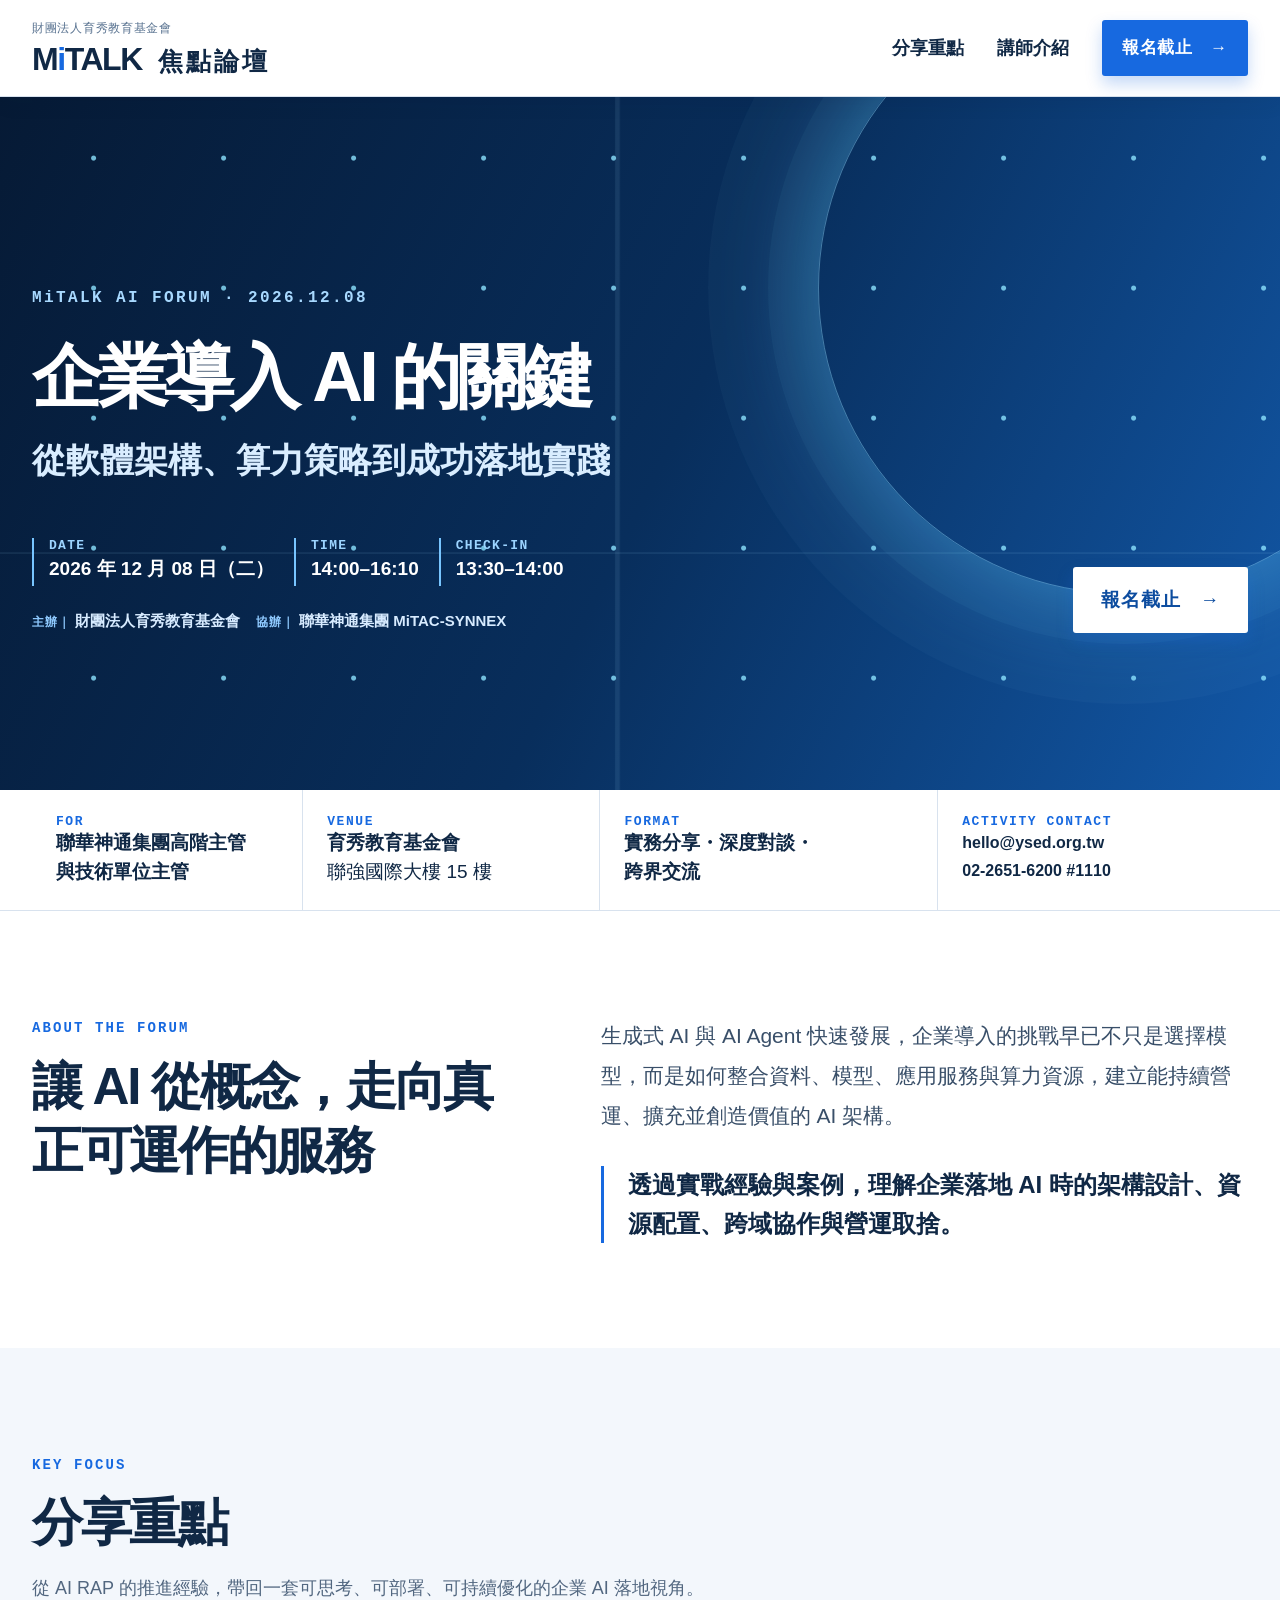
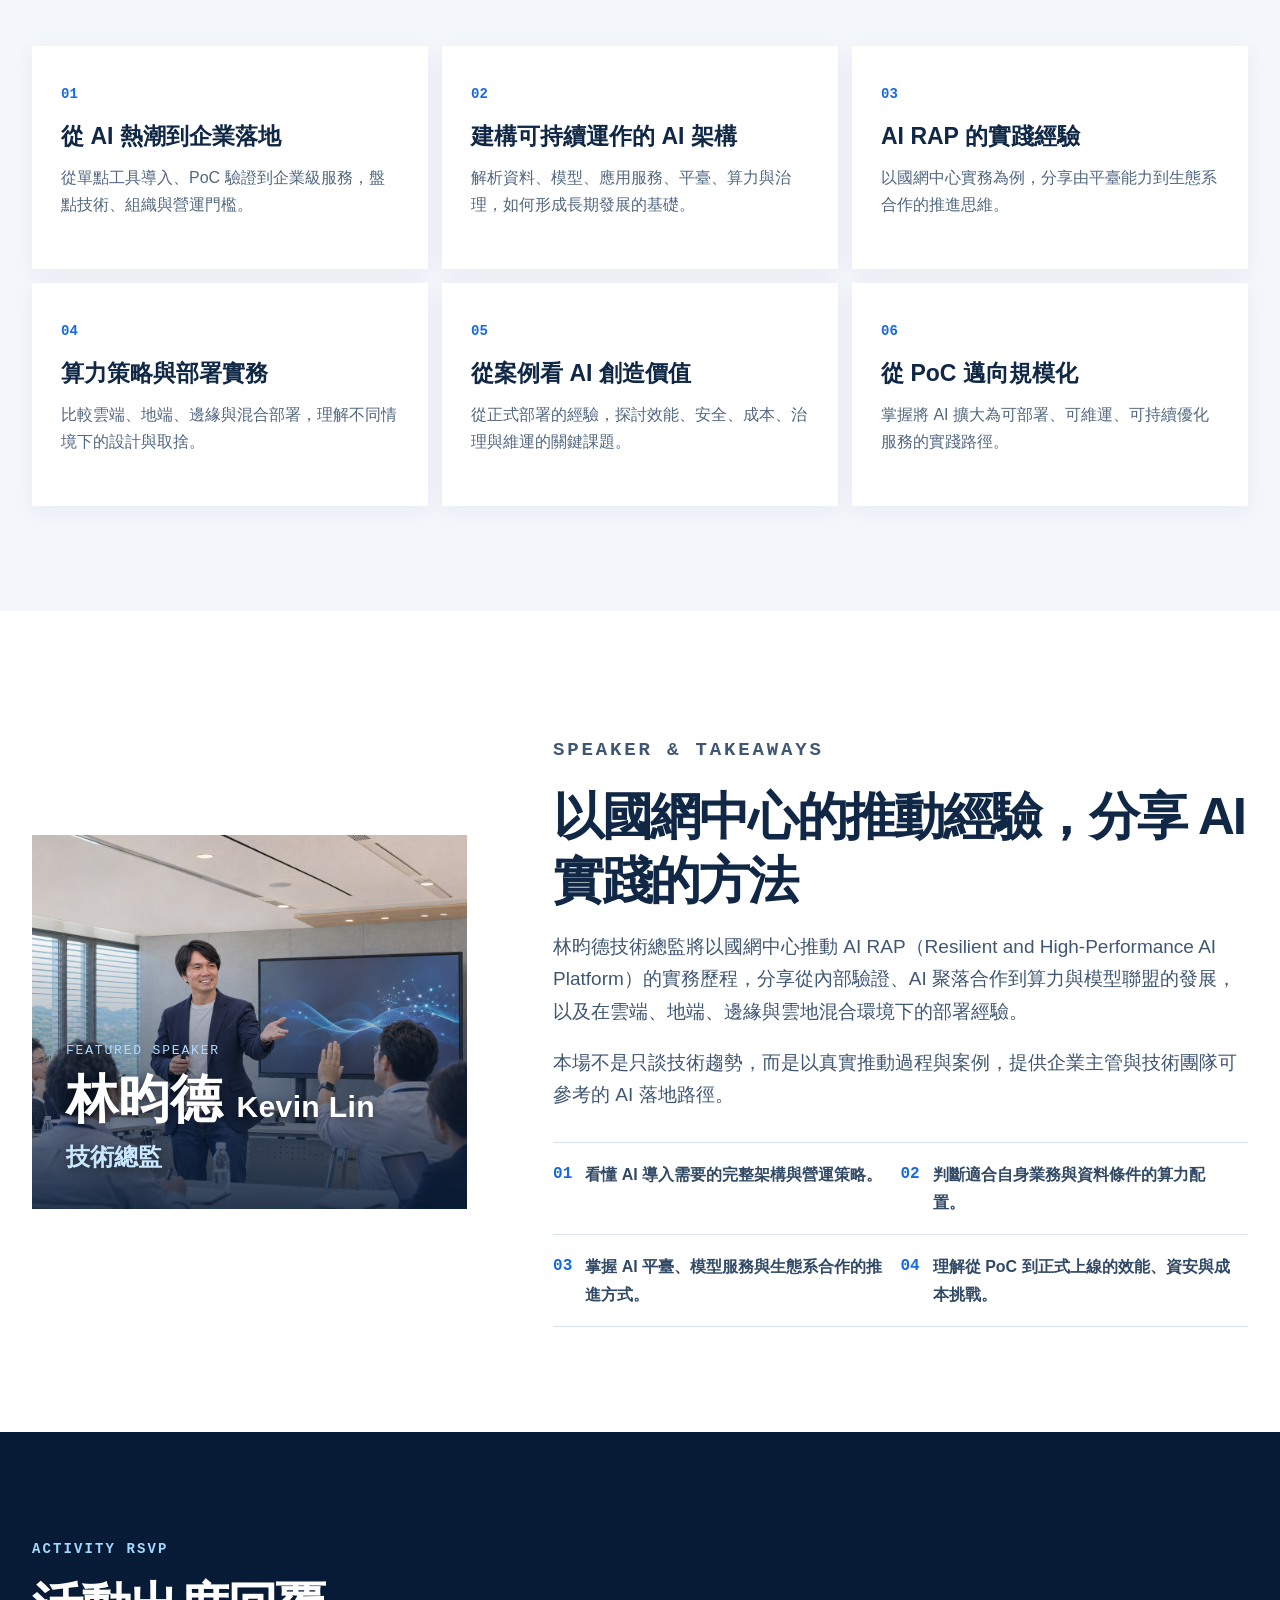
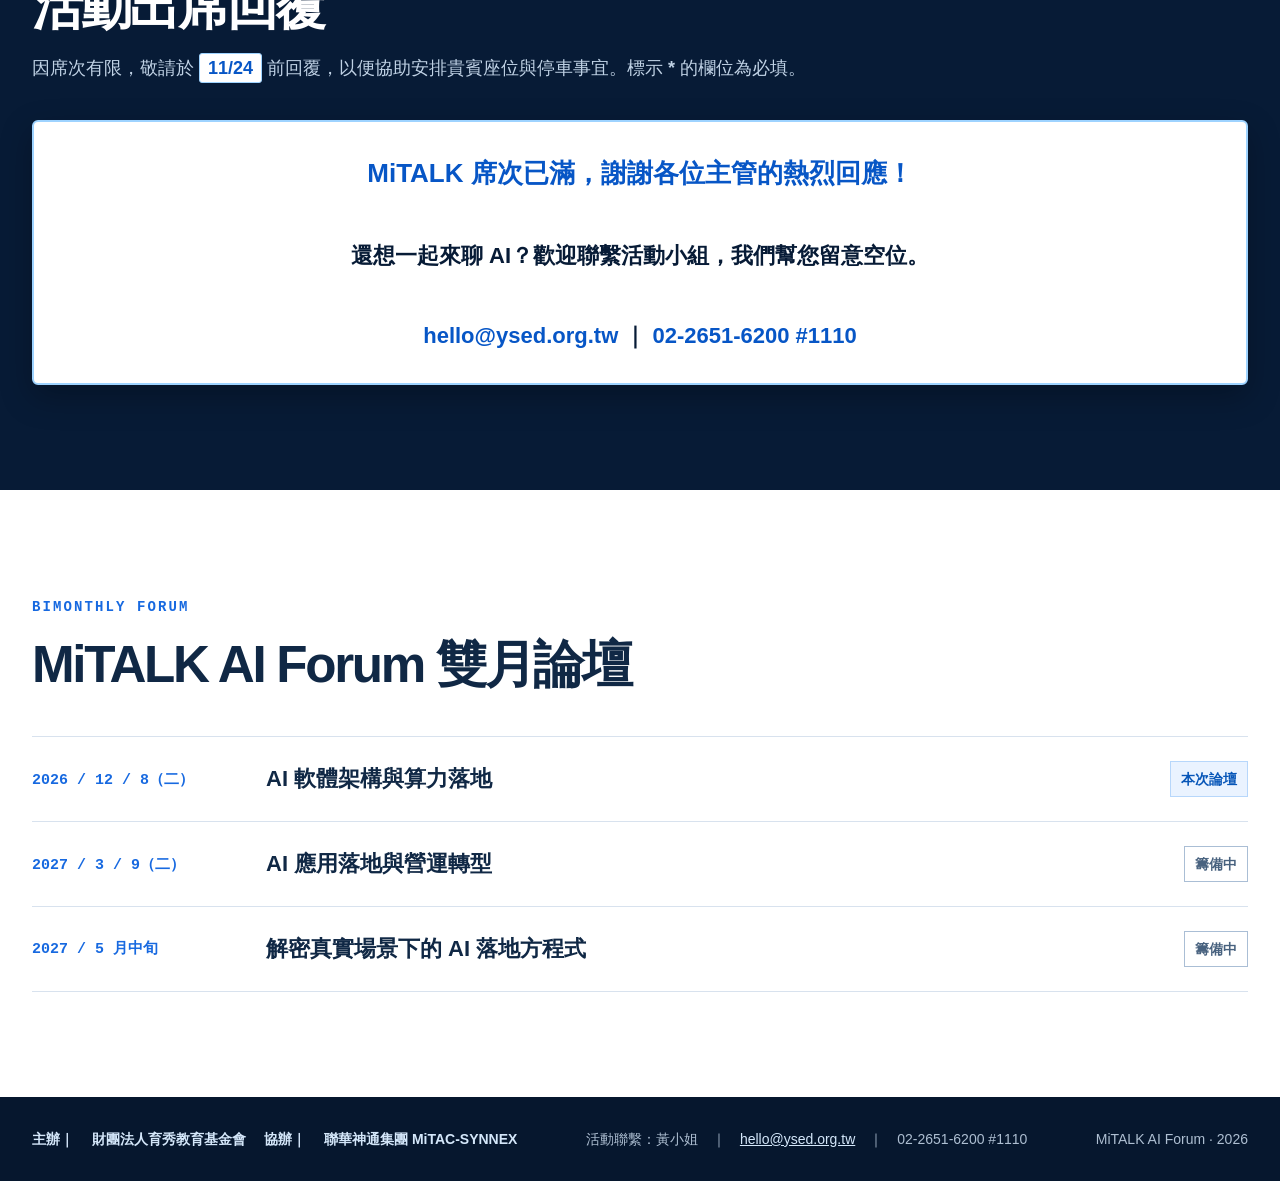
<file: index.html>
<!doctype html>
<html lang="zh-Hant">
  <head>
    <meta charset="utf-8" />
    <meta name="viewport" content="width=device-width,initial-scale=1" />
    <meta name="description" content="MiTALK AI Forum｜企業導入 AI 的關鍵" />
    <title>MiTALK AI Forum｜企業導入 AI 的關鍵</title>
    <link rel="icon" href="assets/favicon.svg" type="image/svg+xml" />
    <style>
      :root {
        --navy: #071b36;
        --ink: #102845;
        --blue: #1769e0;
        --sky: #78c5ff;
        --pale: #f3f7fc;
        --line: #d8e2ee;
        --muted: #526780;
      }
      * {
        box-sizing: border-box;
      }
      html {
        scroll-behavior: smooth;
        scroll-padding-top: 104px;
      }
      body {
        margin: 0;
        color: var(--ink);
        font-family:
          "Noto Sans TC", "PingFang TC", "Microsoft JhengHei", Arial, sans-serif;
        line-height: 1.72;
      }
      .wrap {
        width: min(1216px, calc(100% - 56px));
        margin: auto;
      }
      a {
        color: inherit;
        text-decoration: none;
      }
      .top {
        position: sticky;
        top: 0;
        z-index: 10;
        background: #ffffffed;
        backdrop-filter: blur(14px);
        border-bottom: 1px solid #d8e2ee;
        box-shadow: 0 6px 20px #061a3510;
      }
      .nav {
        height: 96px;
        display: flex;
        align-items: center;
        justify-content: space-between;
        gap: 26px;
      }
      .brand {
        width: 240px;
        height: 54px;
        position: relative;
        flex: 0 0 auto;
        color: #102845;
      }
      .brand-foundation {
        position: absolute;
        top: 0;
        left: 0;
        color: #57718f;
        font-size: 12px;
        font-weight: 500;
        letter-spacing: 0.06em;
        line-height: 1.2;
        white-space: nowrap;
      }
      .brand-title {
        position: absolute;
        left: 0;
        bottom: 0;
        display: flex;
        align-items: baseline;
        white-space: nowrap;
        font-family: Arial, Helvetica, sans-serif;
        font-size: 32px;
        font-weight: 900;
        letter-spacing: -0.045em;
        line-height: 1;
      }
      .brand-i {
        color: #1769e0;
      }
      .brand-forum {
        margin-left: 16px;
        font-family: "Noto Sans TC", "PingFang TC", "Microsoft JhengHei", sans-serif;
        font-size: 25px;
        font-style: normal;
        letter-spacing: 0.12em;
      }
      .links {
        display: flex;
        align-items: center;
        gap: 33px;
        font-size: 18px;
        font-weight: 800;
      }
      .links > a:not(.cta):hover {
        color: var(--blue);
      }
      .cta {
        display: inline-flex;
        justify-content: center;
        align-items: center;
        padding: 13px 20px;
        border-radius: 3px;
        background: var(--blue);
        color: #fff;
        font-size: 17px;
        font-weight: 800;
        letter-spacing: 0.04em;
        box-shadow: 0 8px 16px #1769e040;
        transition: 0.2s;
      }
      .cta:hover {
        background: #0756c6;
        transform: translateY(-2px);
      }
      .hero {
        min-height: 610px;
        overflow: hidden;
        position: relative;
        color: #fff;
        background: linear-gradient(
          116deg,
          #061a35 0%,
          #082e5c 52%,
          #1258a8 100%
        );
      }
      .hero:before {
        content: "";
        position: absolute;
        inset: 0;
        opacity: 0.8;
        background:
          linear-gradient(
            90deg,
            transparent 48%,
            #a3deff20 48.1% 48.35%,
            transparent 48.5%
          ),
          linear-gradient(
            0deg,
            transparent 34%,
            #a3deff1c 34.1% 34.25%,
            transparent 34.4%
          ),
          radial-gradient(circle at 72% 47%, #8ce3ff 0 2px, transparent 3px);
        background-size:
          100% 100%,
          100% 100%,
          130px 130px;
      }
      .hero:after {
        content: "";
        position: absolute;
        width: 610px;
        height: 610px;
        right: -150px;
        top: -115px;
        border: 1px solid #91dcff70;
        border-radius: 50%;
        box-shadow:
          0 0 0 50px #91dcff0b,
          0 0 0 110px #91dcff08,
          0 0 100px #59c7ff70;
      }
      .hero-content {
        position: relative;
        z-index: 1;
        padding: 83px 0 52px;
      }
      .eyebrow,
      .label {
        font-family: ui-monospace, monospace;
        letter-spacing: 0.15em;
        font-size: 14px;
        font-weight: 800;
        color: var(--blue);
        margin: 0 0 14px;
      }
      .eyebrow {
        font-size: 16px;
        color: #a8d9ff;
        margin-bottom: 24px;
      }
      .hero h1 {
        font-size: clamp(43px, 5.5vw, 76px);
        line-height: 1.13;
        letter-spacing: -0.055em;
        margin: 0;
        max-width: 800px;
      }
      .hero h1 span {
        display: block;
        color: #d9edff;
        font-size: 0.49em;
        line-height: 1.36;
        letter-spacing: 0;
        margin-top: 21px;
        font-weight: 600;
      }
      .hero-bottom {
        display: flex;
        align-items: end;
        justify-content: space-between;
        gap: 30px;
        margin-top: 54px;
      }
      .meta {
        display: flex;
        gap: 26px;
        flex-wrap: wrap;
      }
      .meta div {
        padding-left: 15px;
        border-left: 2px solid var(--sky);
      }
      .meta b {
        display: block;
        font:
          800 13px ui-monospace,
          monospace;
        color: #9cd4ff;
        letter-spacing: 0.1em;
      }
      .meta span {
        font-size: 19px;
        font-weight: 800;
      }
      .hero .cta {
        padding: 17px 28px;
        font-size: 19px;
        background: #fff;
        color: #0c4c9f;
      }
      .hero .cta:hover {
        background: #dcefff;
      }
      .event {
        border-bottom: 1px solid var(--line);
        background: #fff;
      }
      .event-grid {
        display: grid;
        grid-template-columns: 1fr 1.1fr 1.25fr auto;
        align-items: stretch;
      }
      .event-item {
        padding: 24px;
        border-left: 1px solid var(--line);
      }
      .event-item:first-child {
        border: 0;
      }
      .event-item b {
        display: block;
        color: var(--blue);
        font:
          800 13px ui-monospace,
          monospace;
        letter-spacing: 0.12em;
      }
      .event-item span {
        font-size: 19px;
        line-height: 1.5;
        font-weight: 800;
      }
      .event-item .event-item-secondary {
        font-weight: 400;
      }
      .event-item .event-contact-details {
        font-size: 16px;
      }
      .event-item .contact-email {
        color: inherit;
        text-decoration: none;
        transition: color 0.2s;
        overflow-wrap: anywhere;
      }
      .event-item .contact-email:hover,
      .event-item .contact-email:focus-visible {
        color: var(--blue);
      }
      .event .cta {
        margin: 18px 0 18px 25px;
        align-self: center;
        white-space: nowrap;
      }
      section {
        padding: 105px 0;
      }
      .title {
        font-size: clamp(34px, 4vw, 53px);
        line-height: 1.25;
        letter-spacing: -0.045em;
        margin: 0;
      }
      .intro {
        display: grid;
        grid-template-columns: 0.85fr 1.15fr;
        gap: 90px;
      }
      .lead {
        font-size: 21px;
        line-height: 1.9;
        color: #394f69;
        margin: 0;
      }
      .quote {
        margin: 30px 0 0;
        padding-left: 24px;
        border-left: 3px solid var(--blue);
        font-size: 24px;
        font-weight: 700;
        line-height: 1.6;
      }
      .focus {
        background: var(--pale);
      }
      .focus-top {
        display: flex;
        align-items: end;
        justify-content: space-between;
        gap: 28px;
        margin-bottom: 42px;
      }
      .focus-top > p {
        margin: 0;
        max-width: 540px;
        color: var(--muted);
        font-size: 18px;
      }
      .agenda {
        display: grid;
        grid-template-columns: repeat(3, 1fr);
        gap: 14px;
      }
      .card {
        min-height: 223px;
        padding: 30px 29px;
        background: #fff;
        border-top: 3px solid transparent;
        box-shadow: 0 5px 20px #1128450d;
        transition: 0.2s;
      }
      .card:hover {
        border-top-color: var(--blue);
        transform: translateY(-5px);
      }
      .no {
        font:
          800 14px ui-monospace,
          monospace;
        color: var(--blue);
      }
      .card h3 {
        font-size: 23px;
        line-height: 1.35;
        margin: 15px 0 11px;
      }
      .card p {
        margin: 0;
        color: var(--muted);
        font-size: 16px;
      }
      .speaker {
        display: grid;
        grid-template-columns: 0.77fr 1.23fr;
        gap: 86px;
        align-items: center;
      }
      .speaker-card {
        position: relative;
        overflow: hidden;
        min-height: 374px;
        padding: 46px 38px;
        color: #fff;
        background: linear-gradient(160deg, #0a2a50, #0c5bb1);
      }
      .speaker-card:after {
        content: "AI";
        position: absolute;
        right: -16px;
        bottom: -67px;
        color: #b7e2ff28;
        font-size: 210px;
        font-weight: 900;
        line-height: 1;
      }
      .speaker-card p {
        position: relative;
        z-index: 1;
        margin: 0;
        color: #addbff;
        font:
          13px ui-monospace,
          monospace;
        letter-spacing: 0.14em;
      }
      .speaker-card h3 {
        position: relative;
        z-index: 1;
        margin: 82px 0 0;
        font-size: 52px;
        line-height: 1.3;
      }
      .speaker-card small {
        display: block;
        margin-top: 8px;
        color: #c9e7ff;
        font-size: 20px;
      }
      .speaker-text > p {
        margin: 18px 0;
        color: #405773;
        font-size: 19px;
      }
      .takeaways {
        display: grid;
        grid-template-columns: 1fr 1fr;
        margin-top: 30px;
        border-top: 1px solid var(--line);
      }
      .takeaway {
        display: flex;
        gap: 13px;
        padding: 18px 18px 18px 0;
        border-bottom: 1px solid var(--line);
        font-size: 16px;
        font-weight: 700;
        color: #324a65;
      }
      .tick {
        font-family: ui-monospace, monospace;
        color: var(--blue);
      }
      .rsvp {
        background: var(--navy);
        color: #fff;
      }
      .rsvp .label {
        color: #a5d8ff;
      }
      .rsvp-intro {
        margin: 14px 0 36px;
        color: #c0d2e5;
        font-size: 18px;
      }
      .rsvp-note {
        margin: 36px 0 0;
        padding: 28px 32px;
        border: 2px solid #9ed3ff;
        border-radius: 6px;
        background: #fff;
        box-shadow: 0 12px 32px #0004;
        color: var(--navy);
        font-size: 22px;
        font-weight: 600;
        line-height: 1.8;
        text-align: center;
      }
      .rsvp-note strong {
        color: #0756c6;
        font-size: 26px;
      }
      .rsvp-note a {
        color: #0756c6;
        font-weight: 800;
        text-underline-offset: 3px;
      }
      .formbox {
        padding: 43px;
        background: #fff;
        color: var(--ink);
        box-shadow: 0 18px 50px #0004;
      }
      .form-note {
        margin: 0 0 28px;
        padding-left: 14px;
        border-left: 3px solid var(--blue);
        color: var(--muted);
        font-size: 15px;
      }
      .grid {
        display: grid;
        grid-template-columns: 1fr 1fr;
        gap: 22px 26px;
      }
      .field {
        display: flex;
        flex-direction: column;
        gap: 8px;
      }
      .field label {
        font-size: 16px;
        font-weight: 800;
      }
      .required {
        color: var(--blue);
      }
      input,
      textarea {
        width: 100%;
        padding: 14px;
        border: 1px solid #c8d5e5;
        border-radius: 3px;
        outline: 0;
        color: var(--ink);
        font: 17px inherit;
      }
      textarea {
        min-height: 120px;
        resize: vertical;
      }
      input:focus,
      textarea:focus {
        border-color: var(--blue);
        box-shadow: 0 0 0 3px #1769e020;
      }
      .full {
        grid-column: 1/-1;
      }
      .choices {
        display: flex;
        gap: 25px;
        flex-wrap: wrap;
        padding-top: 4px;
      }
      .choice {
        display: flex;
        align-items: center;
        gap: 8px;
        font-weight: 600;
      }
      .choice input {
        width: 18px;
        height: 18px;
        accent-color: var(--blue);
      }
      .submit {
        width: 100%;
        margin-top: 30px;
        padding: 17px 24px;
        border: 0;
        border-radius: 3px;
        background: var(--blue);
        color: #fff;
        cursor: pointer;
        font: 800 19px inherit;
      }
      .helper {
        margin: 13px 0 0;
        text-align: center;
        color: #66758a;
        font-size: 14px;
      }
      .success-modal {
        position: fixed;
        inset: 0;
        z-index: 1000;
        display: grid;
        place-items: center;
        padding: 20px;
        background: #061a35b8;
      }
      .success-modal[hidden] {
        display: none;
      }
      .success-dialog {
        position: relative;
        width: min(560px, 100%);
        padding: 42px;
        border-top: 4px solid var(--blue);
        background: #fff;
        color: var(--ink);
        box-shadow: 0 18px 50px #0004;
      }
      .success-dialog .label {
        margin: 0 0 12px;
        color: var(--blue);
      }
      .success-dialog h2 {
        margin: 0 0 16px;
        font-size: 26px;
      }
      .success-dialog p {
        line-height: 1.8;
      }
      .modal-close {
        position: absolute;
        top: 10px;
        right: 14px;
        padding: 4px 10px;
        border: 0;
        background: transparent;
        color: var(--muted);
        cursor: pointer;
        font-family: inherit;
        font-size: 28px;
        line-height: 1;
      }
      .modal-confirm {
        margin-top: 12px;
        padding: 12px 24px;
        border: 0;
        border-radius: 3px;
        background: var(--blue);
        color: #fff;
        cursor: pointer;
        font-family: inherit;
        font-size: 16px;
        font-weight: 700;
      }
      .submit:disabled,
      .modal-confirm:disabled {
        cursor: wait;
        opacity: 0.7;
      }
      .forum {
        background: #fff;
      }
      .forum-grid {
        margin-top: 39px;
        border-top: 1px solid var(--line);
      }
      .forum-row {
        display: grid;
        grid-template-columns: 210px 1fr auto;
        align-items: center;
        gap: 24px;
        padding: 23px 0;
        border-bottom: 1px solid var(--line);
      }
      .forum-date {
        font:
          800 15px ui-monospace,
          monospace;
        color: var(--blue);
      }
      .forum-name {
        font-size: 22px;
        font-weight: 800;
      }
      .status {
        padding: 5px 10px;
        border: 1px solid #aabed5;
        color: #48627f;
        font-size: 14px;
        font-weight: 700;
      }
      .now {
        border-color: #b7d7fb;
        background: #eaf3ff;
        color: #0756b8;
      }
      .footer {
        padding: 30px 0;
        background: #06172e;
        color: #aebfd2;
        font-size: 14px;
      }
      .footer .wrap {
        display: flex;
        justify-content: space-between;
        gap: 18px;
        flex-wrap: wrap;
      }
      .footer strong {
        color: #fff;
      }
      @media (max-width: 850px) {
        .wrap {
          width: min(100% - 34px, 1216px);
        }
        .nav {
          height: 78px;
        }
        .brand {
          width: 190px;
          height: 44px;
        }
        .brand-foundation {
          top: 0;
          left: 0;
          font-size: 10px;
        }
        .brand-title {
          font-size: 26px;
        }
        .brand-forum {
          margin-left: 12px;
          font-size: 20px;
        }
        .links {
          gap: 16px;
        }
        .links > a:not(.cta) {
          display: none;
        }
        .cta {
          padding: 10px 13px;
          font-size: 15px;
        }
        .hero {
          min-height: auto;
        }
        .hero-content {
          padding: 68px 0 42px;
        }
        .hero h1 {
          font-size: clamp(39px, 11vw, 62px);
        }
        .hero-bottom {
          align-items: start;
          flex-direction: column;
          margin-top: 40px;
        }
        .meta {
          gap: 16px;
        }
        .meta span {
          font-size: 17px;
        }
        .event-grid {
          grid-template-columns: 1fr 1fr;
        }
        .event-item:nth-child(3) {
          border-left: 0;
          border-top: 1px solid var(--line);
        }
        .event .cta {
          grid-column: 1/-1;
          margin: 18px;
        }
        .intro,
        .speaker {
          grid-template-columns: 1fr;
          gap: 36px;
        }
        .focus-top {
          display: block;
        }
        .focus-top > p {
          margin-top: 20px;
        }
        .agenda,
        .takeaways,
        .grid {
          grid-template-columns: 1fr;
        }
        .speaker-card {
          min-height: 250px;
        }
        .speaker-card h3 {
          margin-top: 42px;
        }
        .full {
          grid-column: auto;
        }
        .formbox {
          padding: 27px 20px;
        }
        .forum-row {
          grid-template-columns: 1fr;
          gap: 5px;
        }
        .status {
          justify-self: start;
        }
        section {
          padding: 70px 0;
        }
      }
    </style>
    <style>
      .event-grid {
        grid-template-columns: 1fr 1.1fr 1.25fr 1.15fr;
      }
      @media (max-width: 850px) {
        .event-grid {
          grid-template-columns: repeat(4, minmax(0, 1fr));
        }
        .event-item:nth-child(3) {
          border-top: 0;
          border-left: 1px solid var(--line);
        }
      }
      @media (max-width: 560px) {
        .event-grid {
          grid-template-columns: minmax(0, 1fr);
        }
        .event-item:not(:first-child) {
          border-top: 1px solid var(--line);
          border-left: 0;
        }
      }
      .parking-inline {
        display: flex;
        align-items: center;
        gap: 10px;
        flex-wrap: wrap;
      }
      .parking-inline input[type="text"] {
        width: 170px;
        padding: 8px 10px;
        font-size: 16px;
      }
      .speaker-card {
        padding: 0;
        background: #0b2a50;
      }
      .speaker-card:after {
        display: none;
      }
      .speaker-image {
        position: absolute;
        inset: 0;
        width: 100%;
        height: 100%;
        object-fit: cover;
      }
      .speaker-overlay {
        position: absolute;
        inset: 0;
        z-index: 1;
        display: flex;
        flex-direction: column;
        justify-content: flex-end;
        padding: 36px 34px;
        background: linear-gradient(180deg, #071b3600 26%, #071b36d9 100%);
      }
      .speaker-card h3 {
        margin: 8px 0 0;
        text-shadow: 0 2px 10px #0008;
      }
      .speaker-card h3 span {
        font-size: 0.58em;
        letter-spacing: 0.01em;
        white-space: nowrap;
      }
      .speaker-card small {
        font-size: 24px;
      }
      .hero-flyer-art {
        position: absolute;
        z-index: 0;
        right: -7%;
        bottom: -14%;
        width: 72%;
        height: 84%;
        object-fit: cover;
        object-position: right bottom;
        opacity: 0.28;
        filter: brightness(0.62) saturate(1.55) contrast(1.28);
        mix-blend-mode: screen;
        clip-path: polygon(20% 0, 100% 0, 100% 100%, 0 100%);
        mask-image: linear-gradient(90deg, transparent 0%, #000 32%, #000 100%);
      }
      .hero-organizers {
        display: flex;
        gap: 16px;
        flex-wrap: wrap;
        margin-top: 22px;
        color: #d7ebff;
        font-size: 15px;
        font-weight: 700;
      }
      .hero-organizers strong {
        color: #8fcaff;
        font:
          800 12px ui-monospace,
          monospace;
        letter-spacing: 0.08em;
      }
      .focus-top {
        display: block;
        align-items: initial;
      }
      .focus-top > p {
        margin: 18px 0 0;
        max-width: 720px;
      }
      .submit {
        font-family: inherit;
        font-size: 17px;
        font-weight: 800;
        letter-spacing: 0.04em;
      }
      .organizers {
        display: flex;
        align-items: center;
        gap: 18px;
        flex-wrap: wrap;
      }
      .organizers,
      .organizers a,
      .organizers strong,
      .organizers span {
        font-family: inherit;
        font-size: 14px;
        font-weight: 600;
        color: #d4e7fa;
      }
      .organizers a {
        display: inline-flex;
        align-items: center;
        gap: 8px;
      }
      .organizers a:hover {
        text-decoration: underline;
      }
      .footer-contact {
        color: #aebfd2;
      }
      .footer-contact a {
        color: #d4e7fa;
        text-decoration: underline;
      }
      @media (max-width: 850px) {
        .speaker-overlay {
          padding: 26px;
        }
        .speaker-card h3 {
          font-size: 39px;
        }
        .speaker-card small {
          font-size: 22px;
        }
        .hero-flyer-art {
          right: -38%;
          bottom: -2%;
          width: 118%;
          height: 62%;
          opacity: 0.21;
        }
        .hero-organizers {
          margin-top: 18px;
          gap: 8px 14px;
        }
        .organizers {
          gap: 10px;
        }
      }
    </style>
  </head>
  <body>
    <style>
      .hero-flyer-art {
        display: none;
      }
      .parking-inline input[type="text"] {
        width: 320px;
        max-width: 100%;
        padding: 11px 14px;
      }
      .deadline {
        display: inline-block;
        padding: 1px 8px;
        border: 1px solid #9ed3ff;
        border-radius: 3px;
        background: #fff;
        color: #0756c6;
        font-weight: 900;
        line-height: 1.45;
      }
      .meta {
        gap: 20px;
      }
    </style>
    <header class="top">
      <div class="wrap nav">
        <a class="brand" href="#top" aria-label="MiTALK 焦點論壇首頁"
          ><span class="brand-foundation">財團法人育秀教育基金會</span
          ><span class="brand-title"
            ><span>M</span><span class="brand-i">i</span><span>TALK</span
            ><em class="brand-forum">焦點論壇</em></span
          ></a
        >
        <nav class="links">
          <a href="#focus">分享重點</a><a href="#speaker">講師介紹</a
          ><a class="cta" href="#rsvp">報名截止　→</a>
        </nav>
      </div>
    </header>
    <main id="top">
      <section class="hero">
        <img
          class="hero-flyer-art"
          src="assets/flyer-graphic.svg"
          alt=""
          aria-hidden="true"
        />
        <div class="wrap hero-content">
          <p class="eyebrow">MiTALK AI FORUM · 2026.12.08</p>
          <h1>
            企業導入 AI 的關鍵<span>從軟體架構、算力策略到成功落地實踐</span>
          </h1>
          <div class="hero-bottom">
            <div>
              <div class="meta">
                <div><b>DATE</b><span>2026 年 12 月 08 日（二）</span></div>
                <div><b>TIME</b><span>14:00–16:10</span></div>
                <div><b>CHECK-IN</b><span>13:30–14:00</span></div>
              </div>
              <div class="hero-organizers">
                <span><strong>主辦｜</strong> 財團法人育秀教育基金會</span
                ><span><strong>協辦｜</strong> 聯華神通集團 MiTAC-SYNNEX</span>
              </div>
            </div>
            <a class="cta" href="#rsvp">報名截止　→</a>
          </div>
        </div>
      </section>
      <div class="event">
        <div class="wrap event-grid">
          <div class="event-item">
            <b>FOR</b><span>聯華神通集團高階主管<br />與技術單位主管</span>
          </div>
          <div class="event-item">
            <b>VENUE</b><span
              >育秀教育基金會<br /><span class="event-item-secondary"
                >聯強國際大樓 15 樓</span
              ></span
            >
          </div>
          <div class="event-item">
            <b>FORMAT</b><span>實務分享・深度對談・<br />跨界交流</span>
          </div>
          <div class="event-item">
            <b>ACTIVITY CONTACT</b
            ><span class="event-contact-details"
              ><a class="contact-email" href="mailto:hello@ysed.org.tw"
                >hello@ysed.org.tw</a
              ><br />02-2651-6200 #1110</span>
          </div>
        </div>
      </div>
      <section class="wrap intro">
        <div>
          <p class="label">ABOUT THE FORUM</p>
          <h2 class="title">讓 AI 從概念，走向真正可運作的服務</h2>
        </div>
        <div>
          <p class="lead">
            生成式 AI 與 AI Agent
            快速發展，企業導入的挑戰早已不只是選擇模型，而是如何整合資料、模型、應用服務與算力資源，建立能持續營運、擴充並創造價值的
            AI 架構。
          </p>
          <p class="quote">
            透過實戰經驗與案例，理解企業落地 AI
            時的架構設計、資源配置、跨域協作與營運取捨。
          </p>
        </div>
      </section>
      <section class="focus" id="focus">
        <div class="wrap">
          <div class="focus-top">
            <div>
              <p class="label">KEY FOCUS</p>
              <h2 class="title">分享重點</h2>
            </div>
            <p>
              從 AI RAP 的推進經驗，帶回一套可思考、可部署、可持續優化的企業 AI
              落地視角。
            </p>
          </div>
          <div class="agenda">
            <article class="card">
              <span class="no">01</span>
              <h3>從 AI 熱潮到企業落地</h3>
              <p>
                從單點工具導入、PoC 驗證到企業級服務，盤點技術、組織與營運門檻。
              </p>
            </article>
            <article class="card">
              <span class="no">02</span>
              <h3>建構可持續運作的 AI 架構</h3>
              <p>
                解析資料、模型、應用服務、平臺、算力與治理，如何形成長期發展的基礎。
              </p>
            </article>
            <article class="card">
              <span class="no">03</span>
              <h3>AI RAP 的實踐經驗</h3>
              <p>以國網中心實務為例，分享由平臺能力到生態系合作的推進思維。</p>
            </article>
            <article class="card">
              <span class="no">04</span>
              <h3>算力策略與部署實務</h3>
              <p>
                比較雲端、地端、邊緣與混合部署，理解不同情境下的設計與取捨。
              </p>
            </article>
            <article class="card">
              <span class="no">05</span>
              <h3>從案例看 AI 創造價值</h3>
              <p>
                從正式部署的經驗，探討效能、安全、成本、治理與維運的關鍵課題。
              </p>
            </article>
            <article class="card">
              <span class="no">06</span>
              <h3>從 PoC 邁向規模化</h3>
              <p>掌握將 AI 擴大為可部署、可維運、可持續優化服務的實踐路徑。</p>
            </article>
          </div>
        </div>
      </section>
      <section class="wrap speaker" id="speaker">
        <aside class="speaker-card">
          <img
            class="speaker-image"
            src="assets/forum-simulated-pic.png"
            alt="講師授課並與學員互動的情境"
          />
          <div class="speaker-overlay">
            <p>FEATURED SPEAKER</p>
            <h3>林昀德 <span>Kevin Lin</span><small>技術總監</small></h3>
          </div>
        </aside>
        <div class="speaker-text">
          <p class="label">SPEAKER & TAKEAWAYS</p>
          <h2 class="title">以國網中心的推動經驗，分享 AI 實踐的方法</h2>
          <p>
            林昀德技術總監將以國網中心推動 AI RAP（Resilient and
            High-Performance AI Platform）的實務歷程，分享從內部驗證、AI
            聚落合作到算力與模型聯盟的發展，以及在雲端、地端、邊緣與雲地混合環境下的部署經驗。
          </p>
          <p>
            本場不是只談技術趨勢，而是以真實推動過程與案例，提供企業主管與技術團隊可參考的
            AI 落地路徑。
          </p>
          <div class="takeaways">
            <div class="takeaway">
              <span class="tick">01</span
              ><span>看懂 AI 導入需要的完整架構與營運策略。</span>
            </div>
            <div class="takeaway">
              <span class="tick">02</span
              ><span>判斷適合自身業務與資料條件的算力配置。</span>
            </div>
            <div class="takeaway">
              <span class="tick">03</span
              ><span>掌握 AI 平臺、模型服務與生態系合作的推進方式。</span>
            </div>
            <div class="takeaway">
              <span class="tick">04</span
              ><span>理解從 PoC 到正式上線的效能、資安與成本挑戰。</span>
            </div>
          </div>
        </div>
      </section>
      <section class="rsvp" id="rsvp">
        <div class="wrap">
          <p class="label">ACTIVITY RSVP</p>
          <h2 class="title">活動出席回覆</h2>
          <p class="rsvp-intro">
            因席次有限，敬請於 <mark class="deadline">11/24</mark>
            前回覆，以便協助安排貴賓座位與停車事宜。標示
            <strong>*</strong> 的欄位為必填。
          </p>
          <p class="rsvp-note">
            <strong>MiTALK 席次已滿，謝謝各位主管的熱烈回應！</strong><br /><br />
            還想一起來聊 AI？歡迎聯繫活動小組，我們幫您留意空位。<br /><br />
            <a href="mailto:hello@ysed.org.tw">hello@ysed.org.tw</a> ｜
            <a href="tel:+886226516200">02-2651-6200 #1110</a>
          </p>
          <form class="formbox" id="rsvpForm" hidden>
            <div class="grid">
              <div class="field">
                <label for="name"
                  >中文全名 <span class="required">*</span></label
                ><input id="name" required />
              </div>
              <div class="field">
                <label for="enname"
                  >English Name <span class="required">*</span></label
                ><input id="enname" required />
              </div>
              <div class="field">
                <label for="company"
                  >公司名稱（中英文皆可）<span class="required">*</span></label
                ><input id="company" required />
              </div>
              <div class="field">
                <label for="title">職稱 <span class="required">*</span></label
                ><input id="title" required />
              </div>
              <div class="field">
                <label for="email"
                  >電子郵件 <span class="required">*</span></label
                ><input id="email" type="email" required />
              </div>
              <div class="field">
                <label for="phone">連絡電話</label
                ><input id="phone" type="tel" />
              </div>
              <div class="field full">
                <label>是否需要安排車位？</label>
                <div class="choices">
                  <label class="choice"
                    ><input
                      type="radio"
                      name="parking"
                      value="不需要"
                      checked
                    />
                    不需要</label
                  ><label class="choice parking-inline"
                    ><input type="radio" name="parking" value="需要" /> 需要
                    <input
                      id="plate"
                      type="text"
                      placeholder="車牌號碼，例：ABC-1234"
                      aria-label="車牌號碼"
                  /></label>
                </div>
              </div>
              <div class="field full">
                <label for="topic"
                  >目前在 AI 導入或應用上，最希望與講師討論的議題是什麼？
                  <small>（選填）</small></label
                ><textarea
                  id="topic"
                  placeholder="歡迎寫下您團隊目前面臨的痛點、實務案例或想深入了解的技術情境"
                ></textarea>
              </div>
              <div class="field full">
                <label for="other"
                  >其他想詢問講師的話或建議 <small>（選填）</small></label
                ><textarea
                  id="other"
                  placeholder="企業資料如何導入 LLM、AI Agent、私有化部署、資料治理或算力規劃"
                ></textarea>
              </div>
            </div>
            <button class="submit" type="submit">SUBMIT 送出回覆</button>
            <p class="helper">您所提供的資料僅供本次活動聯繫與出席管理使用。</p>
          </form>
        </div>
      </section>
      <section class="forum">
        <div class="wrap">
          <p class="label">BIMONTHLY FORUM</p>
          <h2 class="title">MiTALK AI Forum 雙月論壇</h2>
          <div class="forum-grid">
            <div class="forum-row">
              <div class="forum-date">2026 / 12 / 8（二）</div>
              <div class="forum-name">AI 軟體架構與算力落地</div>
              <span class="status now">本次論壇</span>
            </div>
            <div class="forum-row">
              <div class="forum-date">2027 / 3 / 9（二）</div>
              <div class="forum-name">AI 應用落地與營運轉型</div>
              <span class="status">籌備中</span>
            </div>
            <div class="forum-row">
              <div class="forum-date">2027 / 5 月中旬</div>
              <div class="forum-name">解密真實場景下的 AI 落地方程式</div>
              <span class="status">籌備中</span>
            </div>
          </div>
        </div>
      </section>
    </main>
    <footer class="footer">
      <div class="wrap">
        <span class="organizers"
          ><strong>主辦｜</strong
          ><a
            href="https://www.ysed.org.tw/yscampus/"
            target="_blank"
            rel="noopener"
            >財團法人育秀教育基金會</a
          ><strong>協辦｜</strong><span>聯華神通集團 MiTAC-SYNNEX</span></span
        ><span class="footer-contact"
          >活動聯繫：黃小姐　｜　<a href="mailto:hello@ysed.org.tw"
            >hello@ysed.org.tw</a
          >　｜　02-2651-6200 #1110</span
        ><span>MiTALK AI Forum · 2026</span>
      </div>
    </footer>
    <div class="success-modal" id="successModal" hidden>
      <div
        class="success-dialog"
        role="dialog"
        aria-modal="true"
        aria-labelledby="successTitle"
        aria-describedby="successMessage"
      >
        <button class="modal-close" type="button" aria-label="關閉提示">
          &times;
        </button>
        <p class="label">ACTIVITY RSVP</p>
        <h2 id="successTitle">額滿！</h2>
        <p id="successMessage">
          MiTALK 席次已滿，謝謝各位主管的熱烈回應！<br /><br />
          還想一起來聊 AI？歡迎聯繫活動小組，我們幫您留意空位。<br /><br />
          <a href="mailto:hello@ysed.org.tw">hello@ysed.org.tw</a> ｜
          <a href="tel:+886226516200">02-2651-6200 #1110</a>
        </p>
        <button class="modal-confirm" type="button">我知道了</button>
      </div>
    </div>
    <script>
      const rsvpForm = document.getElementById("rsvpForm"),
        submitButton = rsvpForm.querySelector(".submit"),
        successModal = document.getElementById("successModal"),
        modalCloseButtons = successModal.querySelectorAll(".modal-close"),
        modalConfirmButton = successModal.querySelector(".modal-confirm");
      let submissionPending = false;

      function closeSuccessModal() {
        successModal.hidden = true;
        submitButton.focus();
      }

      modalCloseButtons.forEach((button) =>
        button.addEventListener("click", closeSuccessModal),
      );
      modalConfirmButton.addEventListener("click", () => {
        rsvpForm.reset();
        closeSuccessModal();
      });
      successModal.addEventListener("click", (event) => {
        if (event.target === successModal) closeSuccessModal();
      });
      document.addEventListener("keydown", (event) => {
        if (event.key === "Escape" && !successModal.hidden) {
          closeSuccessModal();
        }
      });

      rsvpForm.addEventListener("submit", function (event) {
        event.preventDefault();
        if (submissionPending || !this.reportValidity()) return;

        const value = (id) =>
            document.getElementById(id).value.trim(),
          selected = (name) =>
            document.querySelector('input[name="' + name + '"]:checked')
              ?.value || "",
          values = {
            "entry.1392072307": value("name"),
            "entry.953667232": value("enname"),
            "entry.192898585": value("company"),
            "entry.1693461081": value("title"),
            "entry.1096803072": value("email"),
            "entry.1300517017": value("phone"),
            "entry.722357315": selected("parking"),
            "entry.1476815798": value("plate"),
            "entry.1468016906": value("topic"),
            "entry.1255565283": value("other"),
            fvv: "1",
            pageHistory: "0",
            fbzx: "8580485296386215046",
          },
          postForm = document.createElement("form"),
          frame = document.createElement("iframe");

        postForm.method = "post";
        postForm.action =
          "https://docs.google.com/forms/d/e/1FAIpQLSdVg5Psu8YSqXrb2darOfJkdXDuL2L2rNWEKp0N9kSgaowLvQ/formResponse";
        postForm.target = "rsvpSubmissionFrame";
        postForm.hidden = true;

        Object.entries(values).forEach(([name, value]) => {
          const input = document.createElement("input");
          input.type = "hidden";
          input.name = name;
          input.value = value;
          postForm.appendChild(input);
        });

        frame.name = "rsvpSubmissionFrame";
        frame.title = "背景表單送出";
        frame.tabIndex = -1;
        frame.style.display = "none";
        frame.src =
          "https://docs.google.com/forms/d/e/1FAIpQLSdVg5Psu8YSqXrb2darOfJkdXDuL2L2rNWEKp0N9kSgaowLvQ/viewform?hl=zh-TW";

        let waitingForInitialLoad = true;
        frame.addEventListener("load", () => {
          if (waitingForInitialLoad) {
            waitingForInitialLoad = false;
            postForm.submit();
            return;
          }

          submissionPending = false;
          submitButton.disabled = false;
          submitButton.textContent = "SUBMIT 送出回覆";
          postForm.remove();
          frame.remove();
          successModal.hidden = false;
          successModal.querySelector(".modal-close").focus();
        });

        submissionPending = true;
        submitButton.disabled = true;
        submitButton.textContent = "送出中…";
        document.body.append(postForm, frame);
      });
    </script>
  </body>
</html>
</file>
